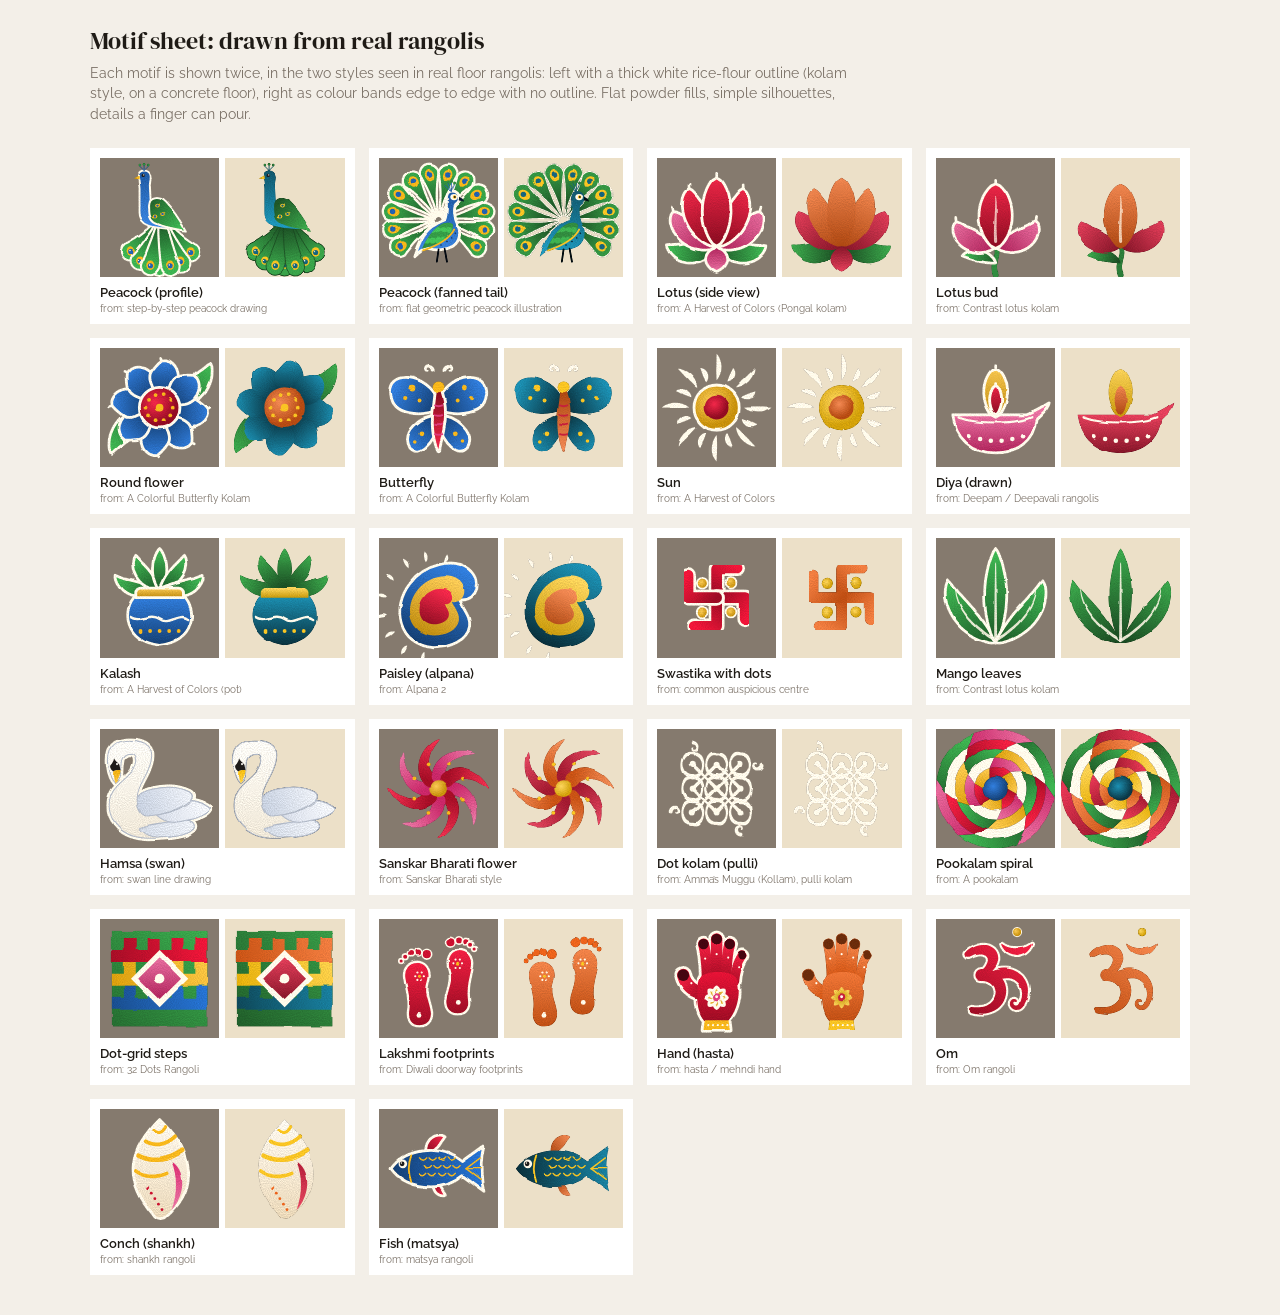
<file: motifs.html>
<!doctype html>
<html lang="en">
<head>
  <meta charset="utf-8" />
  <meta name="viewport" content="width=device-width, initial-scale=1" />
  <title>Rangoli Motifs</title>
  <link rel="preconnect" href="https://fonts.googleapis.com" />
  <link rel="preconnect" href="https://fonts.gstatic.com" crossorigin />
  <link href="https://fonts.googleapis.com/css2?family=DM+Serif+Display&family=Raleway:wght@400;500;600;700&display=swap" rel="stylesheet" />
  <link rel="icon" type="image/png" sizes="32x32" href="favicon-32.png" />
  <style>
    :root { --ink: #1f1b16; --muted: #7a7066; }
    body { margin: 0; font-family: Raleway, system-ui, sans-serif; background: #f3efe8; color: var(--ink); }
    header { padding: 24px 24px 8px; max-width: 1100px; margin: 0 auto; }
    h1 { font: 400 24px 'DM Serif Display', Georgia, serif; margin: 0 0 6px; }
    p { margin: 0; color: var(--muted); font-size: 13.5px; line-height: 1.5; max-width: 760px; }
    .grid { max-width: 1100px; margin: 0 auto; padding: 16px 24px 40px; display: grid; grid-template-columns: repeat(auto-fill, minmax(240px, 1fr)); gap: 14px; }
    figure { margin: 0; background: #fff; padding: 10px; }
    .pair { display: grid; grid-template-columns: 1fr 1fr; gap: 6px; }
    .pair svg { width: 100%; aspect-ratio: 1; display: block; background: #857a6e; }
    .pair svg.light { background: #ece0c8; }
    figcaption { font-size: 12.5px; font-weight: 600; margin-top: 8px; }
    figcaption small { display: block; font-weight: 400; color: var(--muted); margin-top: 2px; }
  </style>
</head>
<body>
  <header>
    <h1>Motif sheet: drawn from real rangolis</h1>
    <p>Each motif is shown twice, in the two styles seen in real floor rangolis: left with a thick white rice-flour outline (kolam style, on a concrete floor), right as colour bands edge to edge with no outline. Flat powder fills, simple silhouettes, details a finger can pour.</p>
  </header>
  <div class="grid" id="grid"></div>
  <script src="js/util.js"></script>
  <script src="js/motifs.js"></script>
  <script>
    // powder: a gentle hand wobble on every edge, slightly rough grains at the rim, and grain in the fill
    const PW = '<filter id="pw" x="-6%" y="-6%" width="112%" height="112%" color-interpolation-filters="sRGB">' +
      '<feTurbulence type="fractalNoise" baseFrequency=".045" numOctaves="2" seed="3" result="w"/>' +
      '<feDisplacementMap in="SourceGraphic" in2="w" scale="2.6" xChannelSelector="R" yChannelSelector="G" result="d0"/>' +
      '<feTurbulence type="fractalNoise" baseFrequency=".6" numOctaves="1" seed="5" result="n"/>' +
      '<feDisplacementMap in="d0" in2="n" scale="1.4" xChannelSelector="R" yChannelSelector="G" result="d"/>' +
      '<feTurbulence type="fractalNoise" baseFrequency="1.15" numOctaves="1" seed="12" result="g"/>' +
      '<feColorMatrix in="g" type="matrix" values=".33 .33 .33 0 0 .33 .33 .33 0 0 .33 .33 .33 0 0 0 0 0 0 1" result="gg"/>' +
      '<feComposite in="d" in2="gg" operator="arithmetic" k1=".45" k2=".8" k3="0" k4="0"/></filter>';
    const SOURCES = {
      peacockSide: 'step-by-step peacock drawing', peacockFan: 'flat geometric peacock illustration', lotusSide: 'A Harvest of Colors (Pongal kolam)',
      lotusBud: 'Contrast lotus kolam', flower: 'A Colorful Butterfly Kolam', butterfly: 'A Colorful Butterfly Kolam', sun: 'A Harvest of Colors',
      diya: 'Deepam / Deepavali rangolis', kalash: 'A Harvest of Colors (pot)', paisley: 'Alpana 2', swastika: 'common auspicious centre',
      leaves: 'Contrast lotus kolam', swan: 'swan line drawing', sanskar: 'Sanskar Bharati style',
      kolamLoops: 'Amma’s Muggu (Kollam), pulli kolam', pookalam: 'A pookalam', stepped: '32 Dots Rangoli', footprints: 'Diwali doorway footprints', hand: 'hasta / mehndi hand', om: 'Om rangoli', conch: 'shankh rangoli', fish: 'matsya rangoli',
    };
    // warm powder colours: kumkum, rani pink, peacock blue, leaf green, haldi
    const kolam = { a: '#c8102e', b: '#d93b7a', c: '#1f5fae', d: '#2f8a3e', e: '#f2b31a', o: '#fff6e6' };
    const band = { a: '#e8611a', b: '#c21f3a', c: '#13627a', d: '#2b7a37', e: '#f4c022', o: 'none' };
    const sv = (m, col, cls) => { const k = R.motifKit(); const inner = m.draw(col, k); return `<svg viewBox="0 0 100 100" class="${cls || ''}"><defs>${PW}${k.defs}</defs><g filter="url(#pw)">${inner}</g></svg>`; };
    document.getElementById('grid').innerHTML = Object.entries(R.motifs).map(([key, m]) =>
      `<figure><div class="pair">${sv(m, kolam)}${sv(m, band, 'light')}</div>` +
      `<figcaption>${m.name}<small>from: ${SOURCES[key] || ''}</small></figcaption></figure>`).join('');
  </script>
</body>
</html>
</file>
